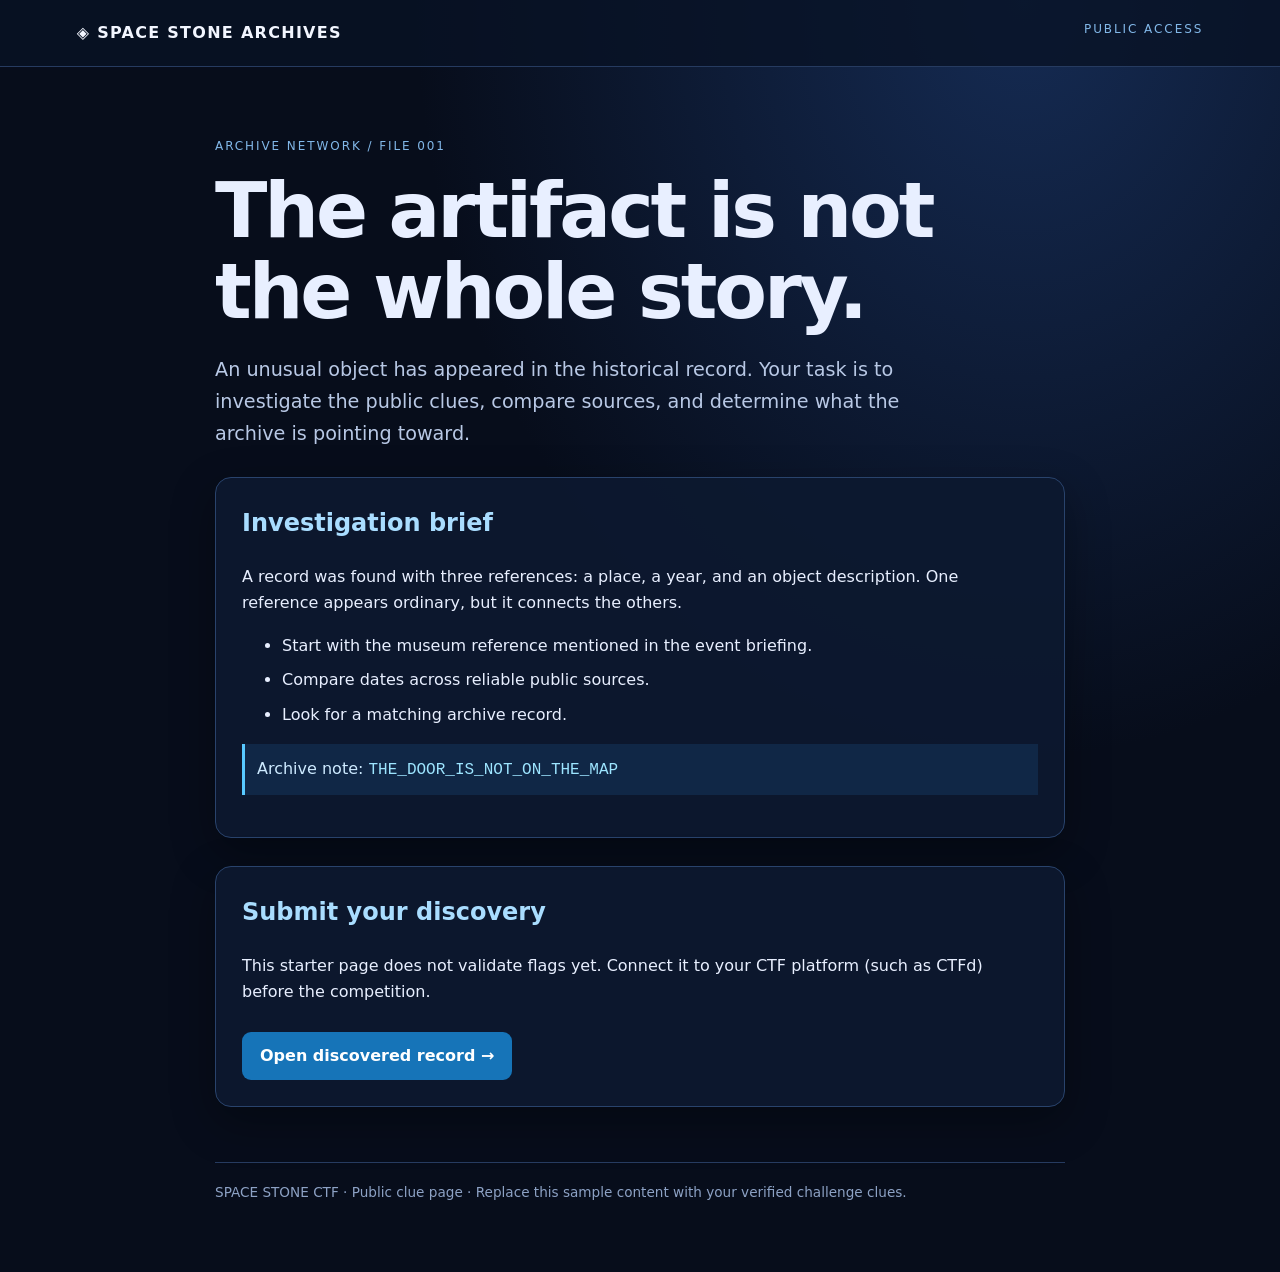
<file: index.html>
<!doctype html>
<html lang="en">
<head>
  <meta charset="utf-8">
  <meta name="viewport" content="width=device-width, initial-scale=1">
  <title>SPACE STONE | Public Archives</title>
  <meta name="description" content="Investigate the public archives of the Space Stone CTF. Follow clues and uncover the mystery.">
  <link rel="stylesheet" href="style.css">
</head>
<body>
  <header class="top"><a class="brand" href="index.html">◈ SPACE STONE ARCHIVES</a><span>PUBLIC ACCESS</span></header>
  <main class="wrap">
    <p class="eyebrow">ARCHIVE NETWORK / FILE 001</p>
    <h1>The artifact is not the whole story.</h1>
    <p class="lead">An unusual object has appeared in the historical record. Your task is to investigate the public clues, compare sources, and determine what the archive is pointing toward.</p>
    <section class="panel">
      <h2>Investigation brief</h2>
      <p>A record was found with three references: a place, a year, and an object description. One reference appears ordinary, but it connects the others.</p>
      <ul>
        <li>Start with the museum reference mentioned in the event briefing.</li>
        <li>Compare dates across reliable public sources.</li>
        <li>Look for a matching archive record.</li>
      </ul>
      <p class="hint">Archive note: <code>THE_DOOR_IS_NOT_ON_THE_MAP</code></p>
    </section>
    <section class="panel">
      <h2>Submit your discovery</h2>
      <p>This starter page does not validate flags yet. Connect it to your CTF platform (such as CTFd) before the competition.</p>
      <a class="button" href="archive/sector-7.html">Open discovered record →</a>
    </section>
    <footer>SPACE STONE CTF · Public clue page · Replace this sample content with your verified challenge clues.</footer>
  </main>
</body>
</html>
</file>
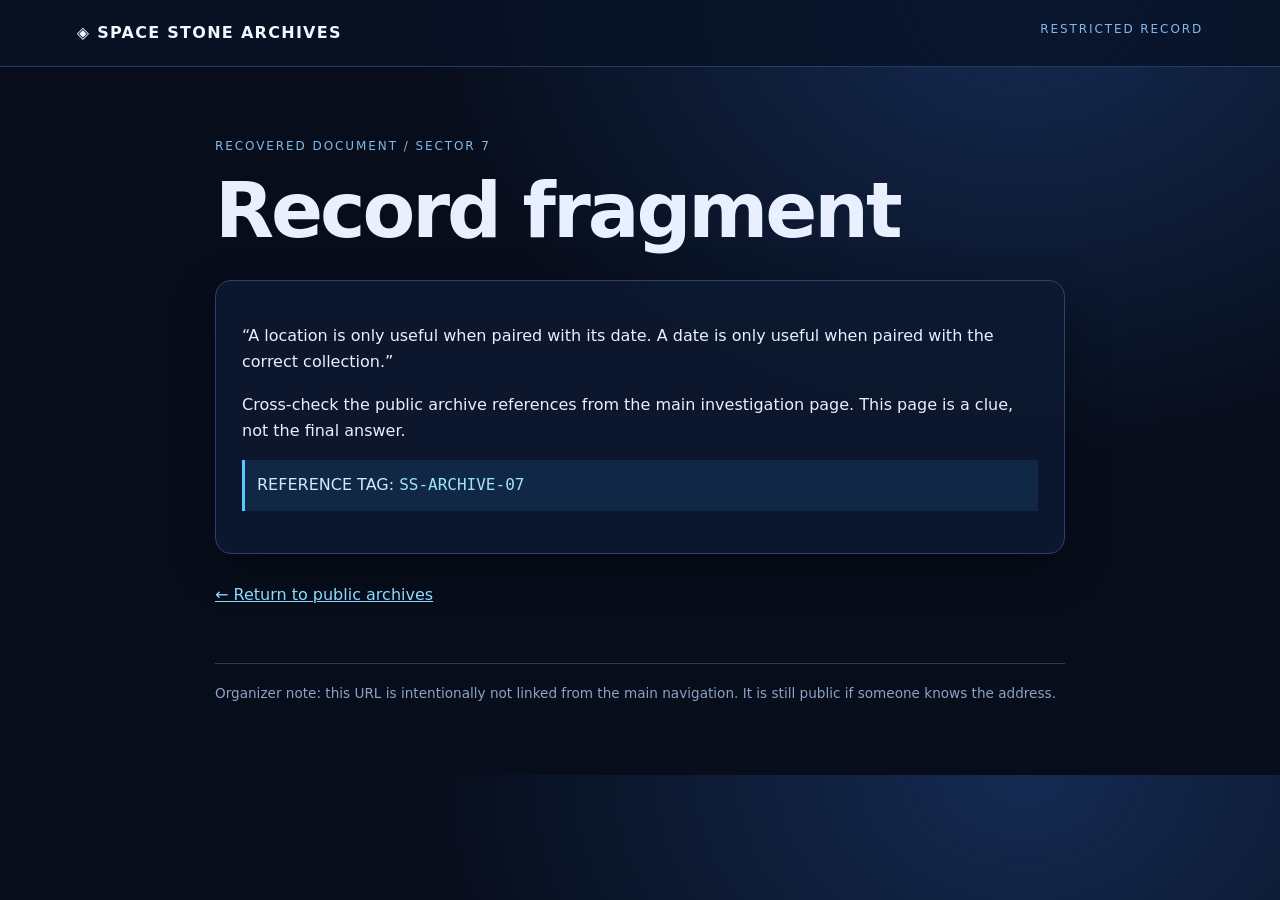
<file: sector-7.html>
<!doctype html>
<html lang="en">
<head>
  <meta charset="utf-8">
  <meta name="viewport" content="width=device-width, initial-scale=1">
  <title>Sector 7 Record | SPACE STONE</title>
  <meta name="robots" content="noindex,nofollow">
  <link rel="stylesheet" href="../style.css">
</head>
<body>
  <header class="top"><a class="brand" href="../index.html">◈ SPACE STONE ARCHIVES</a><span>RESTRICTED RECORD</span></header>
  <main class="wrap">
    <p class="eyebrow">RECOVERED DOCUMENT / SECTOR 7</p>
    <h1>Record fragment</h1>
    <section class="panel">
      <p>“A location is only useful when paired with its date. A date is only useful when paired with the correct collection.”</p>
      <p>Cross-check the public archive references from the main investigation page. This page is a clue, not the final answer.</p>
      <p class="hint">REFERENCE TAG: <code>SS-ARCHIVE-07</code></p>
    </section>
    <p><a href="../index.html">← Return to public archives</a></p>
    <footer>Organizer note: this URL is intentionally not linked from the main navigation. It is still public if someone knows the address.</footer>
  </main>
</body>
</html>
</file>
<file: style.css>
*{box-sizing:border-box}body{margin:0;background:#070d1b;color:#e8efff;font:16px/1.65 system-ui,Arial,sans-serif;background-image:radial-gradient(ellipse at 80% 0%,#152b53 0,transparent 42%)}a{color:#8ddcff}.top{display:flex;justify-content:space-between;gap:16px;padding:20px max(6vw,20px);border-bottom:1px solid #263b60;background:#081225cc}.top span,.eyebrow{color:#82b8e9;font-size:.75rem;letter-spacing:.16em}.brand{font-weight:800;text-decoration:none;letter-spacing:.08em;color:#f2f6ff}.wrap{width:min(850px,88vw);margin:70px auto}.eyebrow{margin-bottom:14px}h1{font-size:clamp(2.4rem,7vw,4.8rem);line-height:1.05;margin:0 0 22px;letter-spacing:-.04em}.lead{font-size:1.2rem;color:#b8c8e5;max-width:720px}.panel{margin:28px 0;padding:26px;border:1px solid #29436c;border-radius:16px;background:#0d1930e8;box-shadow:0 15px 45px #0005}.panel h2{margin-top:0;color:#a9ddff}.hint{padding:12px;border-left:3px solid #58c9ff;background:#102746;color:#cdeaff}code{color:#9de5ff}.button{display:inline-block;margin-top:10px;padding:11px 18px;border-radius:9px;background:#1674b8;color:white;text-decoration:none;font-weight:700}footer{margin-top:55px;padding-top:18px;border-top:1px solid #263b60;color:#8da2c5;font-size:.85rem}li{margin:.5rem 0}
</file>
